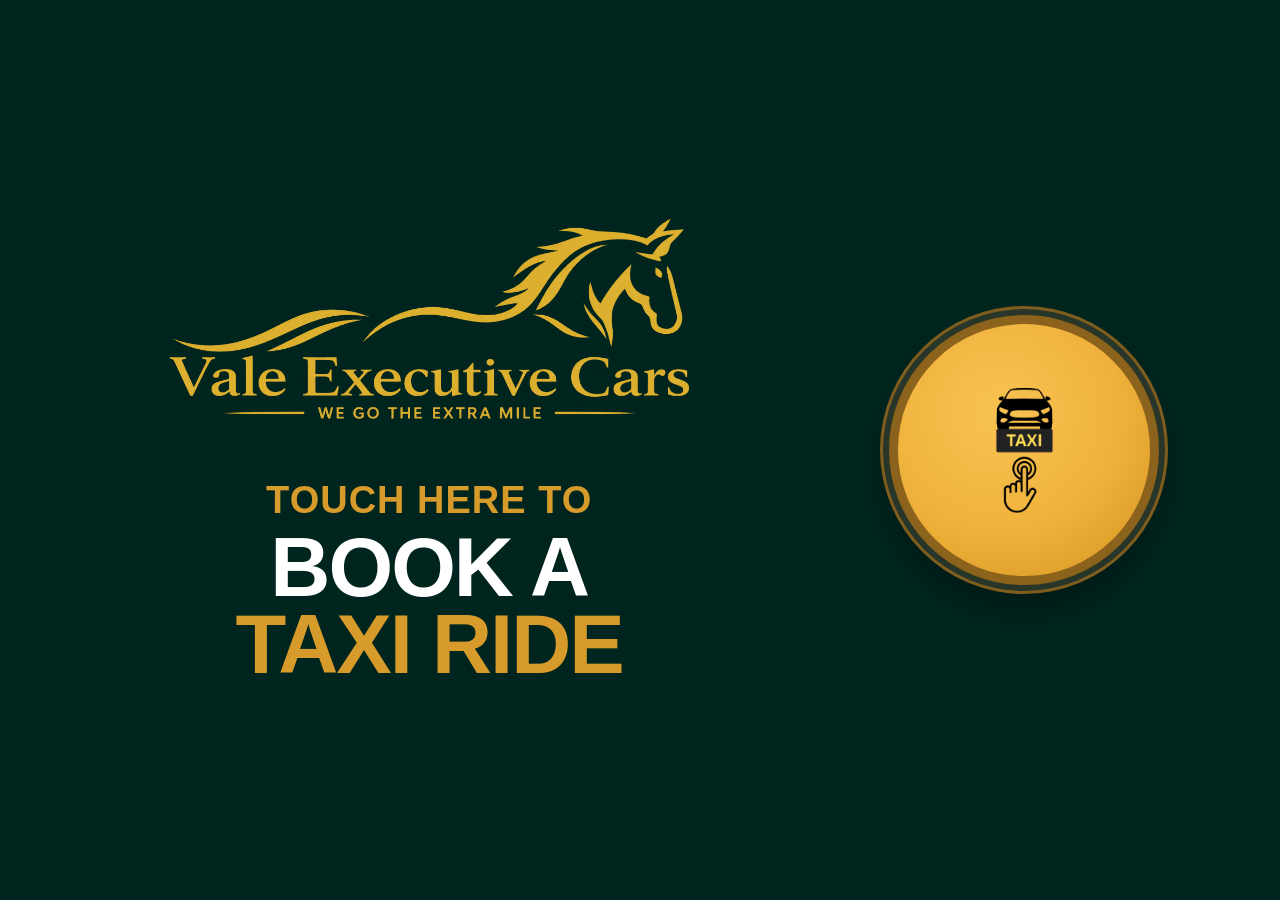
<file: index-main.html>
<!DOCTYPE html>
<html lang="en">

<head>

    <meta charset="UTF-8">

    <meta name="viewport" content="width=device-width, initial-scale=1.0">

    <title>Vale Executive Cars</title>

    <link rel="stylesheet" href="style-main.css">

</head>


<body>

    <main class="home-page">

        <div class="main-container">


            <!-- LEFT SIDE -->

            <section class="left-content">


                <!-- LOGO -->

                <div class="logo-container">

                    <img
                        src="8a250488-bbb4-47af-ace9-a656e7cc3581.png"
                        alt="Vale Executive Cars"
                        class="logo-image"
                    >

                </div>


                <!-- BOOKING BUTTON -->

                <div
                    class="booking-text"
                    onclick="openBooking()"
                >

                    <div class="touch-text">
                        TOUCH HERE TO
                    </div>

                    <div class="book-text">
                        BOOK A
                    </div>

                    <div class="taxi-text">
                        TAXI RIDE
                    </div>

                </div>


            </section>


            <!-- RIGHT SIDE -->

            <section class="right-content">


                <div
                    id="taxibutton"
                    class="taxi-button-container"
                >

                    <span class="ripple ripple-one"></span>

                    <span class="ripple ripple-two"></span>

                    <span class="ripple ripple-three"></span>


                    <div class="taxi-button">

                        <img
                            src="TAXI (1).png"
                            alt="Taxi"
                            class="taxi-icon"
                        >

                    </div>

                </div>


            </section>


        </div>

    </main>


    <script>

        const taxibutton =
            document.getElementById("taxibutton");


        function openBooking() {

            taxibutton.classList.add("clicked");

            setTimeout(function () {

                window.location.href = "index.html";

            }, 40);

        }


        taxibutton.addEventListener(
            "click",
            openBooking
        );

    </script>

</body>

</html>
</file>
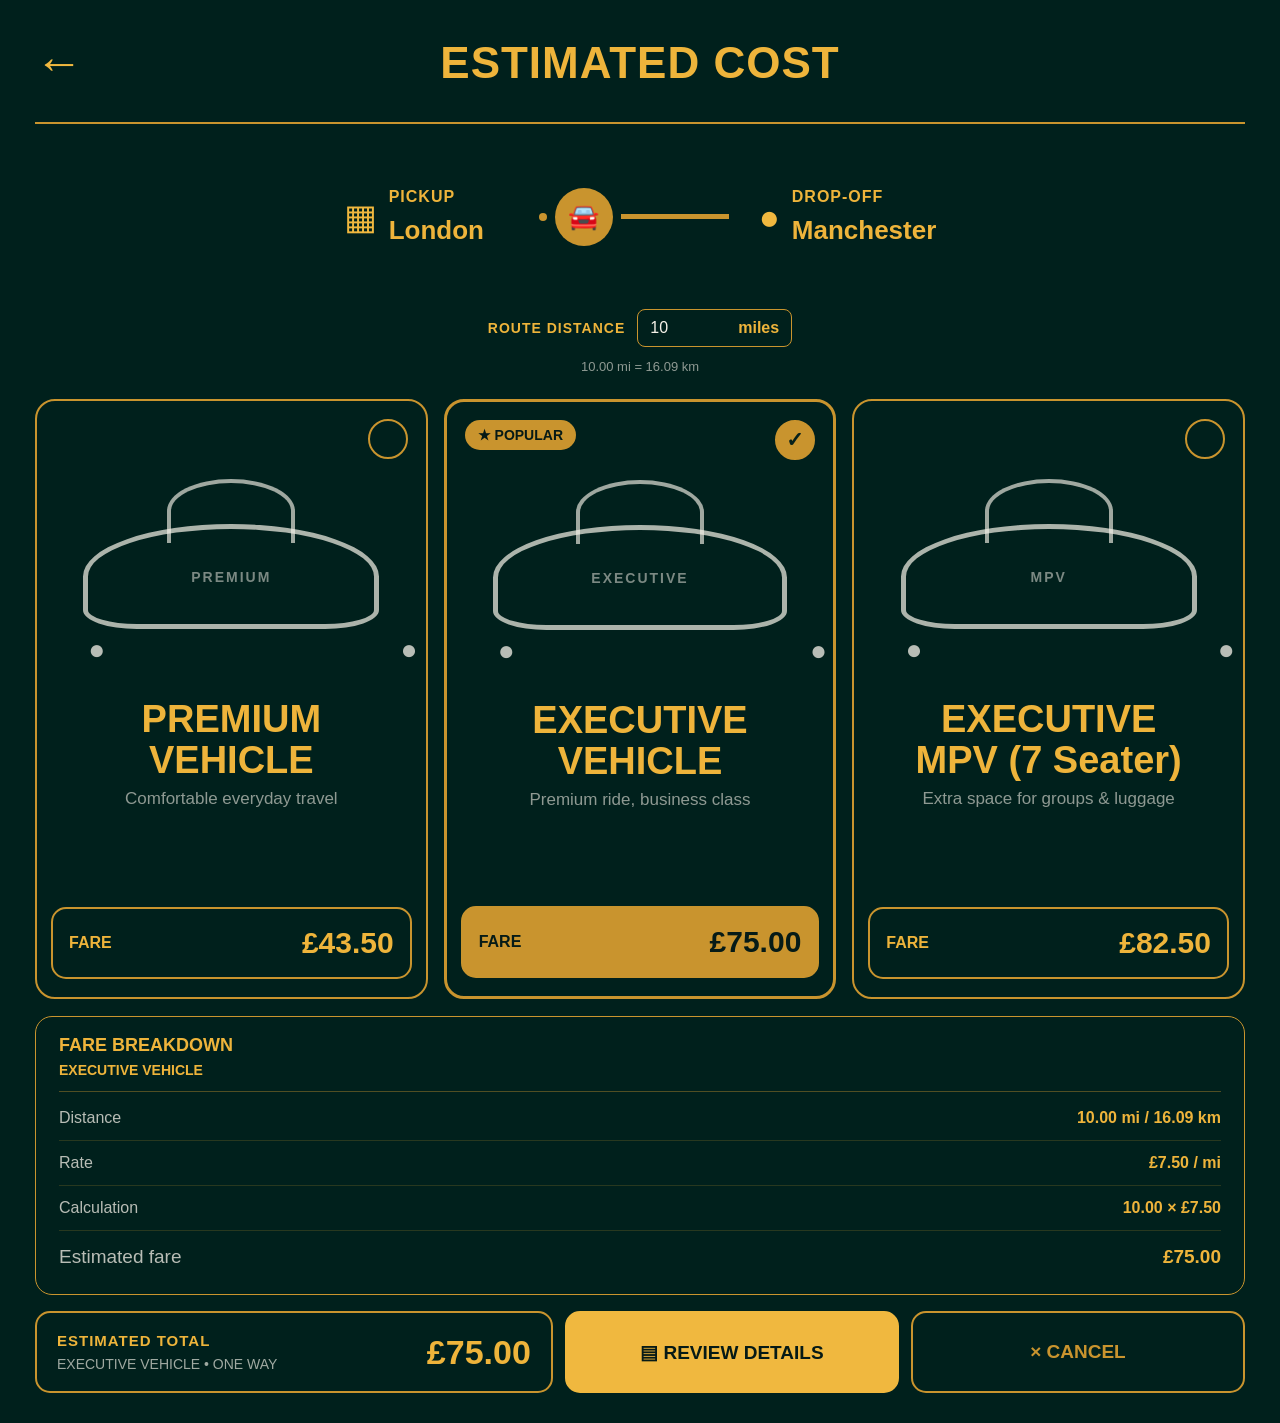
<file: pricingvale.html>
<!DOCTYPE html>
<html lang="en">
<head>
    <meta charset="UTF-8">
    <meta name="viewport" content="width=device-width, initial-scale=1.0">

    <title>Estimated Cost - Vale Executive Cars</title>

    <!-- CONNECT CSS -->
    <link rel="stylesheet" href="style-pricing.css">
</head>

<body>

<div class="pricing-page">

    <!-- =========================
         HEADER
    ========================== -->

    <header class="pricing-header">

        <button class="back-button" onclick="goBack()">
            ←
        </button>

        <h1>ESTIMATED COST</h1>

        <div></div>

    </header>


    <div class="header-line"></div>


    <!-- =========================
         JOURNEY
    ========================== -->

    <section class="journey">

        <div class="location-box">

            <div class="location-icon building">
                ▦
            </div>

            <div>
                <span class="location-label">
                    PICKUP
                </span>

                <strong id="pickupLocation">
                    London
                </strong>
            </div>

        </div>


        <div class="journey-middle">

            <span class="small-route-dot"></span>

            <div class="car-circle">
                🚘
            </div>

            <div class="journey-line"></div>

        </div>


        <div class="location-box">

            <div class="location-icon pin">
                ●
            </div>

            <div>
                <span class="location-label">
                    DROP-OFF
                </span>

                <strong id="dropoffLocation">
                    Manchester
                </strong>
            </div>

        </div>

    </section>


    <!-- =========================
         DISTANCE
    ========================== -->

    <section class="distance-section">

        <label for="distanceInput">
            ROUTE DISTANCE
        </label>

        <div class="distance-input-wrapper">

            <input
                type="number"
                id="distanceInput"
                value="10"
                min="0"
                step="0.01"
                oninput="updatePricing()"
            >

            <span>
                miles
            </span>

        </div>

        <div class="distance-conversion" id="distanceConversion">
            10.00 mi = 16.09 km
        </div>

    </section>


    <!-- =========================
         VEHICLES
    ========================== -->

    <section class="vehicle-container">


        <!-- =========================
             PREMIUM VEHICLE
        ========================== -->

        <div
            class="vehicle-card"
            id="saloonCard"
            onclick="selectVehicle('saloon')"
        >

            <div class="selection-circle" id="saloonCircle">
            </div>


            <div class="vehicle-picture premium-picture">

                <!-- Replace this with your actual vehicle image -->
                <div class="car-placeholder">
                    PREMIUM
                </div>

            </div>


            <h2>
                PREMIUM<br>
                VEHICLE
            </h2>

            <p>
                Comfortable everyday travel
            </p>


            <div class="fare-box">

                <span>
                    FARE
                </span>

                <strong id="saloonFare">
                    £43.50
                </strong>

            </div>

        </div>



        <!-- =========================
             EXECUTIVE VEHICLE
        ========================== -->

        <div
            class="vehicle-card selected"
            id="executiveCard"
            onclick="selectVehicle('executive')"
        >

            <div class="popular-label">
                ★ POPULAR
            </div>


            <div
                class="selection-circle checked"
                id="executiveCircle"
            >
                ✓
            </div>


            <div class="vehicle-picture executive-picture">

                <!-- Replace this with your actual vehicle image -->
                <div class="car-placeholder">
                    EXECUTIVE
                </div>

            </div>


            <h2>
                EXECUTIVE<br>
                VEHICLE
            </h2>

            <p>
                Premium ride, business class
            </p>


            <div class="fare-box">

                <span>
                    FARE
                </span>

                <strong id="executiveFare">
                    £75.00
                </strong>

            </div>

        </div>



        <!-- =========================
             MPV
        ========================== -->

        <div
            class="vehicle-card"
            id="mpvCard"
            onclick="selectVehicle('mpv')"
        >

            <div
                class="selection-circle"
                id="mpvCircle"
            >
            </div>


            <div class="vehicle-picture mpv-picture">

                <!-- Replace this with your actual vehicle image -->
                <div class="car-placeholder">
                    MPV
                </div>

            </div>


            <h2>
                EXECUTIVE<br>
                MPV (7 Seater)
            </h2>

            <p>
                Extra space for groups & luggage
            </p>


            <div class="fare-box">

                <span>
                    FARE
                </span>

                <strong id="mpvFare">
                    £82.50
                </strong>

            </div>

        </div>

    </section>



    <!-- =========================
         FARE BREAKDOWN
    ========================== -->

    <section class="breakdown">

        <div class="breakdown-header">

            <div>
                <h3>
                    FARE BREAKDOWN
                </h3>

                <span id="breakdownVehicle">
                    EXECUTIVE VEHICLE
                </span>
            </div>

        </div>


        <div class="breakdown-row">

            <span>
                Distance
            </span>

            <strong id="breakdownDistance">
                10.00 mi / 16.09 km
            </strong>

        </div>


        <div class="breakdown-row">

            <span>
                Rate
            </span>

            <strong id="breakdownRate">
                £7.50 / mi
            </strong>

        </div>


        <div class="breakdown-row">

            <span>
                Calculation
            </span>

            <strong id="breakdownCalculation">
                10.00 × £7.50
            </strong>

        </div>


        <div class="breakdown-row final-breakdown">

            <span>
                Estimated fare
            </span>

            <strong id="breakdownFare">
                £75.00
            </strong>

        </div>

    </section>



    <!-- =========================
         BOTTOM
    ========================== -->

    <section class="bottom-section">


        <div class="total-box">

            <div>

                <span class="total-title">
                    ESTIMATED TOTAL
                </span>

                <small id="totalDescription">
                    EXECUTIVE VEHICLE • ONE WAY
                </small>

            </div>


            <strong id="totalFare">
                £75.00
            </strong>

        </div>


        <button
            class="review-button"
            onclick="reviewDetails()"
        >

            <span>
                ▤
            </span>

            REVIEW DETAILS

        </button>


        <button
            class="cancel-button"
            onclick="cancelBooking()"
        >

            ×

            CANCEL

        </button>

    </section>

</div>


<!-- CONNECT JAVASCRIPT -->
<script src="pricing-list.js"></script>

</body>
</html>
</file>
<file: style-main.css>
/* =====================================================
   RESET
===================================================== */

* {
    margin: 0;
    padding: 0;
    box-sizing: border-box;
}


html,
body {
    width: 100%;
    min-height: 100%;
}


body {

    background: #00251f;

    color: #ffffff;

    overflow-x: hidden;

}


/* =====================================================
   MAIN PAGE
===================================================== */

.home-page {

    width: 100%;

    min-height: 100vh;

    display: flex;

    align-items: center;

    justify-content: center;

    padding: 40px 70px;

    background: #00251f;

}


/* =====================================================
   MAIN CONTAINER
===================================================== */

.main-container {

    width: 100%;

    max-width: 1250px;

    min-height: 600px;

    display: grid;

    grid-template-columns: 1.45fr 0.75fr;

    align-items: center;

    gap: 50px;

}


/* =====================================================
   LEFT CONTENT
===================================================== */

.left-content {

    width: 100%;

    display: flex;

    flex-direction: column;

    align-items: center;

    justify-content: center;

}


/* =====================================================
   LOGO
===================================================== */

.logo-container {

    width: 100%;

    display: flex;

    align-items: center;

    justify-content: center;

    margin-bottom: 55px;

}


.logo-image {

    display: block;

    width: min(650px, 90%);

    max-height: 210px;

    object-fit: contain;

}


/* =====================================================
   BOOKING TEXT
===================================================== */

.booking-text {

    width: 100%;

    text-align: center;

    cursor: pointer;

    user-select: none;

    transition:
        transform 0.25s ease,
        filter 0.25s ease;

}


.booking-text:hover {

    transform: scale(1.025);

    filter:
        drop-shadow(
            0 5px 12px
            rgba(216, 155, 43, 0.12)
        );

}


/* =====================================================
   TOUCH HERE
===================================================== */

.touch-text {

    font-family:
        Arial,
        Helvetica,
        sans-serif;

    font-size: clamp(25px, 3vw, 38px);

    line-height: 1;

    font-weight: 700;

    letter-spacing: 1px;

    color: #d79b2c;

    margin-bottom: 12px;

}


/* =====================================================
   BOOK A
===================================================== */

.book-text {

    font-family:
        Arial,
        Helvetica,
        sans-serif;

    font-size: clamp(55px, 6.5vw, 88px);

    line-height: 0.9;

    font-weight: 900;

    letter-spacing: -2px;

    color: #ffffff;

}


/* =====================================================
   TAXI RIDE
===================================================== */

.taxi-text {

    font-family:
        Arial,
        Helvetica,
        sans-serif;

    font-size: clamp(55px, 6.5vw, 88px);

    line-height: 0.95;

    font-weight: 900;

    letter-spacing: -2px;

    color: #d79b2c;

}


/* =====================================================
   RIGHT CONTENT
===================================================== */

.right-content {

    width: 100%;

    display: flex;

    align-items: center;

    justify-content: center;

}


/* =====================================================
   TAXI BUTTON CONTAINER

   IMPORTANT:
   This controls the animation area.
===================================================== */

.taxi-button-container {

    position: relative;

    width: 350px;

    height: 350px;

    display: flex;

    align-items: center;

    justify-content: center;

    cursor: pointer;

}


/* =====================================================
   MAIN TAXI BUTTON
===================================================== */

.taxi-button {

    position: relative;

    z-index: 10;

    width: 270px;

    height: 270px;

    border-radius: 50%;

    display: flex;

    align-items: center;

    justify-content: center;

    background:

        radial-gradient(
            circle at 40% 35%,
            #f8c352 0%,
            #efb13b 55%,
            #d39320 100%
        );

    border: 9px solid #8c631d;

    box-shadow:

        0 0 0 6px #273629,

        0 0 0 9px #7f5d1d,

        0 18px 35px
        rgba(0, 0, 0, 0.4);

    transition:

        transform 0.3s ease,

        box-shadow 0.3s ease;

}


/* =====================================================
   BUTTON HOVER
===================================================== */

.taxi-button-container:hover .taxi-button {

    transform: scale(1.04);

    box-shadow:

        0 0 0 6px #35432f,

        0 0 0 9px #a47522,

        0 20px 45px
        rgba(0, 0, 0, 0.5);

}


/* =====================================================
   TAXI ICON
===================================================== */

.taxi-icon {

    width: 125px;

    height: 125px;

    object-fit: contain;

}


/* =====================================================
   ANIMATED RIPPLE CIRCLES

   These circles start behind the button,
   expand approximately 80px,
   then disappear.

   They do NOT cover the whole screen.
===================================================== */

.ripple {

    position: absolute;

    z-index: 1;

    left: 50%;

    top: 50%;

    width: 270px;

    height: 270px;

    border-radius: 50%;

    border: 2px solid rgba(194, 145, 43, 0.65);

    transform:

        translate(-50%, -50%)

        scale(1);

    opacity: 0;

    pointer-events: none;

}


/* =====================================================
   RIPPLE 1
===================================================== */

.ripple-one {

    animation:
        taxiRipple 3.2s
        ease-out
        infinite;

}


/* =====================================================
   RIPPLE 2
===================================================== */

.ripple-two {

    animation:
        taxiRipple 3.2s
        ease-out
        infinite;

    animation-delay: 1.05s;

}


/* =====================================================
   RIPPLE 3
===================================================== */

.ripple-three {

    animation:
        taxiRipple 3.2s
        ease-out
        infinite;

    animation-delay: 2.1s;

}


/* =====================================================
   RIPPLE ANIMATION

   270px → 430px

   That means the circle grows about
   80px outward from the button.
===================================================== */

@keyframes taxiRipple {

    0% {

        transform:
            translate(-50%, -50%)
            scale(1);

        opacity: 0;

    }


    10% {

        opacity: 0.65;

    }


    65% {

        opacity: 0.35;

    }


    100% {

        transform:
            translate(-50%, -50%)
            scale(1.59);

        opacity: 0;

    }

}


/* =====================================================
   TABLET
===================================================== */

@media (max-width: 1000px) {


    .home-page {

        padding: 35px;

    }


    .main-container {

        grid-template-columns:
            1.2fr
            0.8fr;

        gap: 25px;

    }


    .logo-image {

        width: 90%;

    }


    .taxi-button-container {

        width: 310px;

        height: 310px;

    }


    .taxi-button {

        width: 240px;

        height: 240px;

    }


    .ripple {

        width: 240px;

        height: 240px;

    }


    .taxi-icon {

        width: 110px;

        height: 110px;

    }

}


/* =====================================================
   MOBILE
===================================================== */

@media (max-width: 700px) {


    .home-page {

        min-height: 100vh;

        padding:

            30px
            18px
            45px;

        align-items: flex-start;

    }


    .main-container {

        width: 100%;

        min-height: auto;

        display: flex;

        flex-direction: column;

        gap: 50px;

    }


    /* ==========================
       LEFT
    =========================== */

    .left-content {

        width: 100%;

    }


    /* ==========================
       LOGO
    =========================== */

    .logo-container {

        margin-bottom: 35px;

    }


    .logo-image {

        width: 94%;

        max-height: 150px;

    }


    /* ==========================
       TEXT
    =========================== */

    .touch-text {

        font-size: 22px;

        margin-bottom: 9px;

    }


    .book-text {

        font-size: 55px;

        letter-spacing: -1px;

    }


    .taxi-text {

        font-size: 55px;

        letter-spacing: -1px;

    }


    /* ==========================
       TAXI BUTTON
    =========================== */

    .right-content {

        width: 100%;

    }


    .taxi-button-container {

        width: 310px;

        height: 310px;

    }


    .taxi-button {

        width: 230px;

        height: 230px;

        border-width: 8px;

    }


    .taxi-icon {

        width: 105px;

        height: 105px;

    }


    .ripple {

        width: 230px;

        height: 230px;

    }

}


/* =====================================================
   SMALL MOBILE
===================================================== */

@media (max-width: 400px) {


    .home-page {

        padding-left: 12px;

        padding-right: 12px;

    }


    .main-container {

        gap: 40px;

    }


    .logo-image {

        width: 96%;

        max-height: 125px;

    }


    .touch-text {

        font-size: 19px;

    }


    .book-text {

        font-size: 47px;

    }


    .taxi-text {

        font-size: 47px;

    }


    .taxi-button-container {

        width: 285px;

        height: 285px;

    }


    .taxi-button {

        width: 215px;

        height: 215px;

    }


    .ripple {

        width: 215px;

        height: 215px;

    }


    .taxi-icon {

        width: 95px;

        height: 95px;

    }

}
.taxi-button-container {
    transition: transform 0.3s ease;
}

.taxi-button-container.clicked {
    transform: scale(0.45);
}
</file>
<file: style-pricing.css>
/* =====================================================
   VALE EXECUTIVE CARS
   PRICING PAGE
===================================================== */


* {
    box-sizing: border-box;
    margin: 0;
    padding: 0;
}


:root {

    --background: #00201c;

    --gold: #c9942e;

    --gold-light: #f0b83f;

    --text: #eeb43b;

    --white: #f5f2e9;

    --muted: rgba(245, 242, 233, 0.58);

}


body {

    background: var(--background);

    color: var(--text);

    font-family:
        Arial,
        Helvetica,
        sans-serif;

    min-height: 100vh;

}


/* =====================================================
   MAIN PAGE
===================================================== */

.pricing-page {

    width: 100%;

    max-width: 1400px;

    margin: auto;

    min-height: 100vh;

    padding:
        35px
        35px
        30px;

}


/* =====================================================
   HEADER
===================================================== */

.pricing-header {

    display: grid;

    grid-template-columns:
        80px
        1fr
        80px;

    align-items: center;

}


.pricing-header h1 {

    text-align: center;

    font-size: 44px;

    font-weight: 800;

    letter-spacing: 1px;

}


.back-button {

    background: none;

    border: none;

    color: var(--gold-light);

    font-size: 48px;

    cursor: pointer;

    text-align: left;

}


.header-line {

    height: 2px;

    background: var(--gold);

    margin-top: 32px;

}


/* =====================================================
   JOURNEY
===================================================== */

.journey {

    min-height: 185px;

    display: flex;

    justify-content: center;

    align-items: center;

    gap: 30px;

}


.location-box {

    display: flex;

    align-items: center;

    gap: 12px;

    min-width: 165px;

}


.location-icon {

    font-size: 35px;

    color: var(--gold-light);

}


.location-label {

    display: block;

    font-size: 16px;

    font-weight: 800;

    letter-spacing: 1px;

    margin-bottom: 9px;

}


.location-box strong {

    font-size: 26px;

}


.journey-middle {

    width: 190px;

    display: flex;

    align-items: center;

}


.small-route-dot {

    width: 8px;

    height: 8px;

    background: var(--gold);

    border-radius: 50%;

}


.car-circle {

    width: 58px;

    height: 58px;

    background: var(--gold);

    border-radius: 50%;

    margin: 0 8px;

    display: flex;

    align-items: center;

    justify-content: center;

    font-size: 25px;

}


.journey-line {

    height: 5px;

    background: var(--gold);

    flex: 1;

}


/* =====================================================
   DISTANCE
===================================================== */

.distance-section {

    display: flex;

    justify-content: center;

    align-items: center;

    flex-wrap: wrap;

    gap: 12px;

    margin-bottom: 25px;

}


.distance-section label {

    font-size: 14px;

    font-weight: 800;

    letter-spacing: 1px;

}


.distance-input-wrapper {

    display: flex;

    align-items: center;

    border: 1px solid var(--gold);

    border-radius: 8px;

    overflow: hidden;

}


.distance-input-wrapper input {

    width: 100px;

    padding: 9px 12px;

    background: transparent;

    border: none;

    outline: none;

    color: var(--white);

    font-size: 16px;

}


.distance-input-wrapper span {

    padding-right: 12px;

    font-weight: 700;

}


.distance-conversion {

    width: 100%;

    text-align: center;

    font-size: 13px;

    color: var(--muted);

}


/* =====================================================
   VEHICLE GRID
===================================================== */

.vehicle-container {

    display: grid;

    grid-template-columns:
        repeat(3, 1fr);

    gap: 16px;

}


/* =====================================================
   VEHICLE CARD
===================================================== */

.vehicle-card {

    min-height: 600px;

    border: 2px solid var(--gold);

    border-radius: 20px;

    position: relative;

    text-align: center;

    cursor: pointer;

    padding:
        28px
        14px
        20px;

    overflow: hidden;

    transition:
        transform 0.2s ease,
        border-width 0.2s ease;

}


.vehicle-card:hover {

    transform:
        translateY(-3px);

}


.vehicle-card.selected {

    border-width: 3px;

}


/* =====================================================
   POPULAR
===================================================== */

.popular-label {

    position: absolute;

    top: 18px;

    left: 18px;

    background: var(--gold);

    color: #061a16;

    padding:
        7px
        13px;

    border-radius: 20px;

    font-size: 14px;

    font-weight: 900;

}


/* =====================================================
   SELECTION CIRCLE
===================================================== */

.selection-circle {

    position: absolute;

    top: 18px;

    right: 18px;

    width: 40px;

    height: 40px;

    border:
        2px solid
        var(--gold);

    border-radius: 50%;

    display: flex;

    align-items: center;

    justify-content: center;

    font-size: 21px;

    font-weight: 900;

}


.selection-circle.checked {

    background: var(--gold);

    color: #06201b;

}


/* =====================================================
   VEHICLE IMAGE AREA
===================================================== */

.vehicle-picture {

    height: 235px;

    margin-top: 30px;

    display: flex;

    justify-content: center;

    align-items: center;

    position: relative;

}


/*
   This is only a temporary placeholder.

   When you give me your actual car image URLs,
   replace the .car-placeholder element with:

   <img src="YOUR-IMAGE-URL" class="vehicle-img">
*/


.car-placeholder {

    width: 82%;

    height: 105px;

    border:
        5px solid
        rgba(245, 242, 233, 0.7);

    border-radius:
        55% 55%
        20% 20%;

    display: flex;

    align-items: center;

    justify-content: center;

    color:
        rgba(245, 242, 233, 0.5);

    font-size: 14px;

    font-weight: 800;

    letter-spacing: 2px;

    position: relative;

}


.car-placeholder::before {

    content: "";

    position: absolute;

    width: 42%;

    height: 60px;

    border:
        4px solid
        rgba(245, 242, 233, 0.65);

    border-bottom: none;

    border-radius:
        70% 70%
        0 0;

    top: -50px;

}


.car-placeholder::after {

    content: "●                              ●";

    white-space: pre;

    position: absolute;

    bottom: -42px;

    left: 0;

    width: 100%;

    font-size: 28px;

    color:
        rgba(245, 242, 233, 0.75);

}


/* =====================================================
   VEHICLE TITLE
===================================================== */

.vehicle-card h2 {

    min-height: 90px;

    font-size: 38px;

    line-height: 1.08;

    font-weight: 800;

    margin-top: 5px;

}


.vehicle-card p {

    color: var(--muted);

    font-size: 17px;

}


/* =====================================================
   FARE BOX
===================================================== */

.fare-box {

    position: absolute;

    bottom: 18px;

    left: 14px;

    right: 14px;

    min-height: 72px;

    border:
        2px solid
        var(--gold);

    border-radius: 15px;

    display: flex;

    align-items: center;

    justify-content: space-between;

    padding:
        0 16px;

}


.vehicle-card.selected .fare-box {

    background: var(--gold);

    color: #061b17;

}


.fare-box span {

    font-size: 16px;

    font-weight: 900;

}


.fare-box strong {

    font-size: 30px;

}


/* =====================================================
   BREAKDOWN
===================================================== */

.breakdown {

    margin-top: 17px;

    border:
        1px solid
        var(--gold);

    border-radius: 17px;

    padding:
        18px
        23px;

}


.breakdown-header {

    border-bottom:
        1px solid
        rgba(201, 148, 46, 0.4);

    padding-bottom: 12px;

    margin-bottom: 4px;

}


.breakdown-header h3 {

    font-size: 18px;

    margin-bottom: 5px;

}


.breakdown-header span {

    font-size: 14px;

    font-weight: 800;

}


.breakdown-row {

    min-height: 45px;

    display: flex;

    justify-content: space-between;

    align-items: center;

    border-bottom:
        1px solid
        rgba(201, 148, 46, 0.2);

    gap: 20px;

}


.breakdown-row span {

    color:
        rgba(245, 242, 233, 0.75);

}


.breakdown-row strong {

    text-align: right;

}


.final-breakdown {

    border-bottom: none;

    font-size: 19px;

    padding-top: 7px;

}


/* =====================================================
   BOTTOM
===================================================== */

.bottom-section {

    display: grid;

    grid-template-columns:
        1.55fr
        1fr
        1fr;

    gap: 12px;

    margin-top: 16px;

}


.total-box,
.review-button,
.cancel-button {

    min-height: 82px;

    border-radius: 15px;

}


/* =====================================================
   TOTAL
===================================================== */

.total-box {

    border:
        2px solid
        var(--gold);

    padding:
        14px
        20px;

    display: flex;

    justify-content: space-between;

    align-items: center;

}


.total-title {

    display: block;

    font-size: 15px;

    font-weight: 900;

    letter-spacing: 1px;

}


.total-box small {

    display: block;

    margin-top: 7px;

    font-size: 14px;

    color:
        rgba(245, 242, 233, 0.65);

}


.total-box strong {

    font-size: 34px;

}


/* =====================================================
   BUTTONS
===================================================== */

.review-button,
.cancel-button {

    font-size: 19px;

    font-weight: 900;

    cursor: pointer;

}


.review-button {

    border:
        2px solid
        var(--gold-light);

    background:
        var(--gold-light);

    color: #061a16;

}


.cancel-button {

    border:
        2px solid
        var(--gold);

    background: transparent;

    color: var(--gold);

}


/* =====================================================
   MOBILE
===================================================== */

@media (max-width: 950px) {

    .vehicle-container {

        grid-template-columns:
            1fr;

    }


    .vehicle-card {

        min-height: 540px;

    }


    .bottom-section {

        grid-template-columns:
            1fr;

    }

}


@media (max-width: 600px) {

    .pricing-page {

        padding:
            22px
            14px;

    }


    .pricing-header {

        grid-template-columns:
            45px
            1fr
            45px;

    }


    .pricing-header h1 {

        font-size: 25px;

    }


    .back-button {

        font-size: 35px;

    }


    .journey {

        gap: 8px;

    }


    .location-box {

        min-width: 105px;

    }


    .location-box strong {

        font-size: 18px;

    }


    .location-label {

        font-size: 12px;

    }


    .journey-middle {

        width: 75px;

    }


    .car-circle {

        width: 48px;

        height: 48px;

        font-size: 20px;

    }


    .vehicle-card h2 {

        font-size: 30px;

    }


    .fare-box strong {

        font-size: 25px;

    }


    .total-box strong {

        font-size: 27px;

    }

}
</file>
